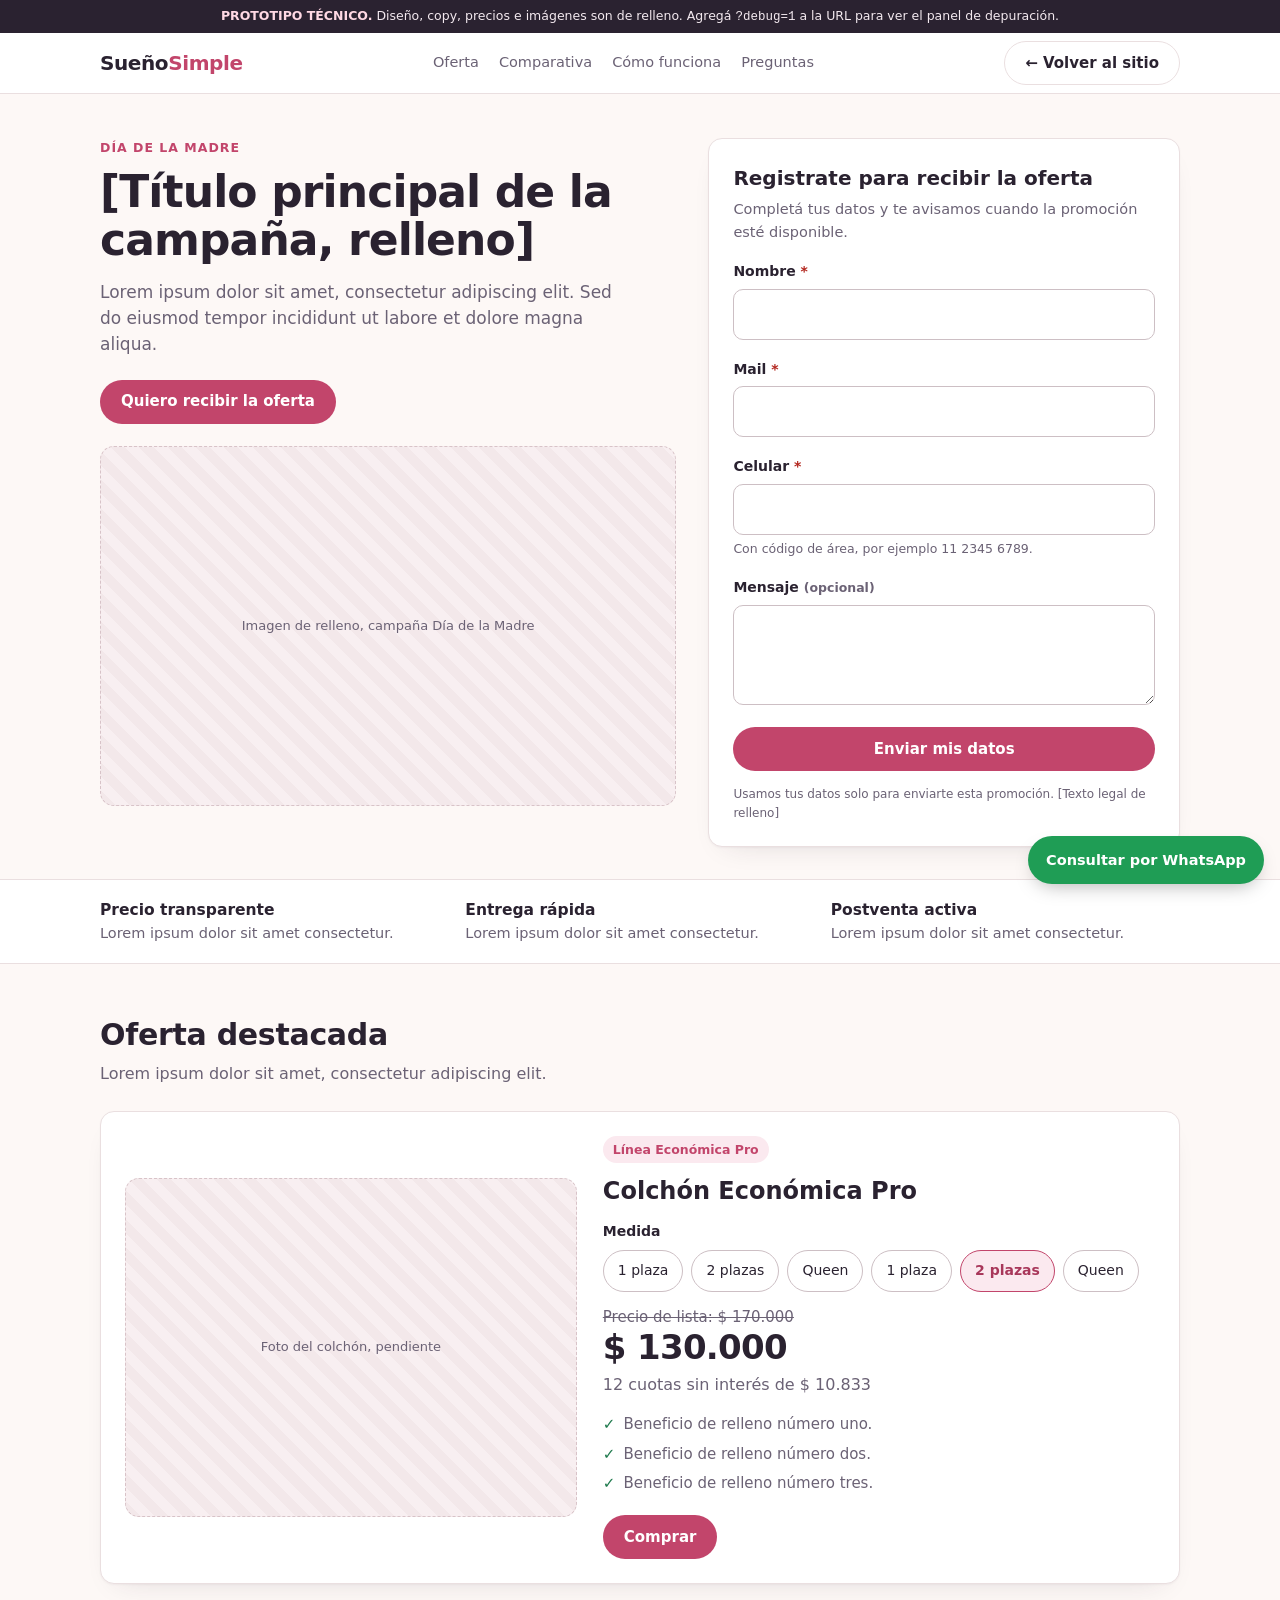
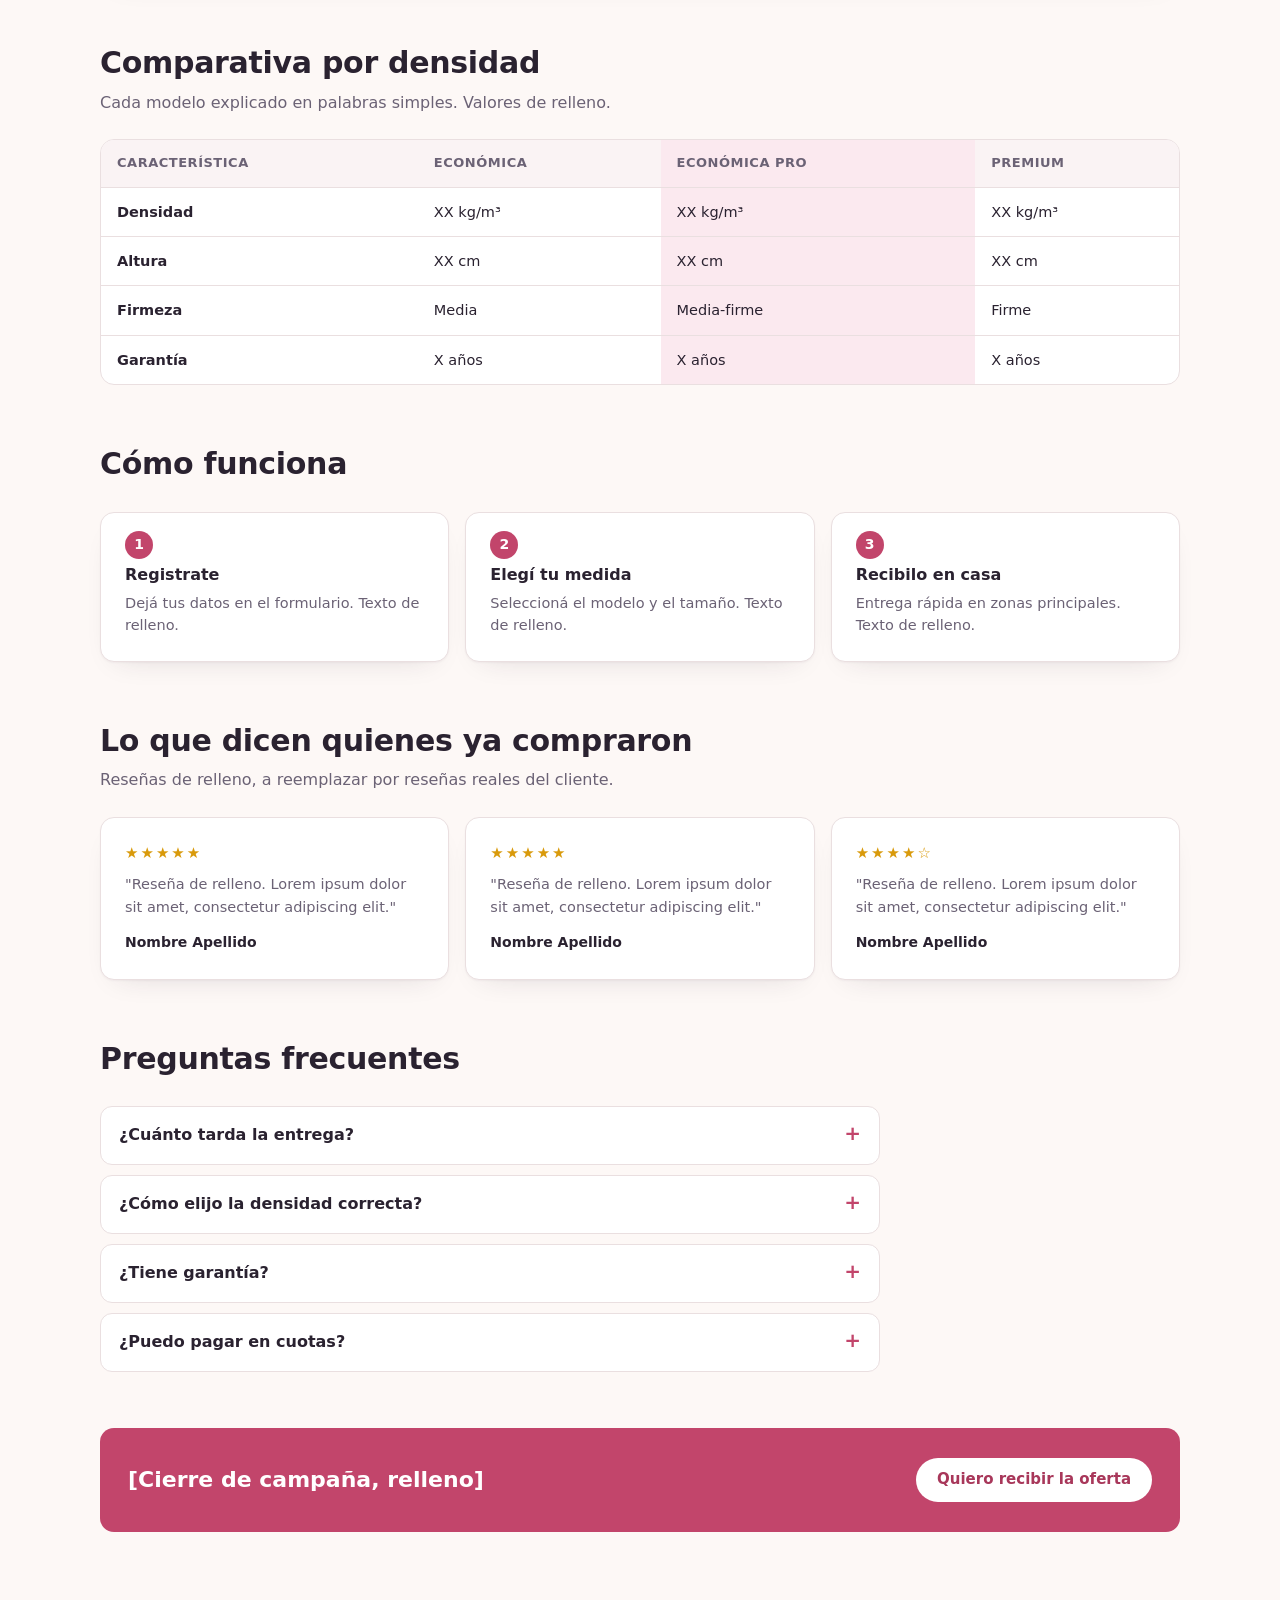
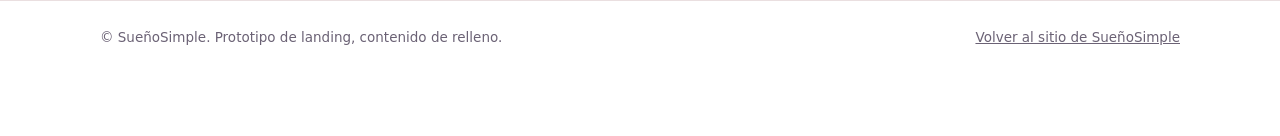
<file: suenosimple/dia-de-la-madre.html>
<!DOCTYPE html>
<!-- saved from url=(0116) -->
<html lang="es"><head><meta http-equiv="Content-Type" content="text/html; charset=UTF-8">

<meta name="viewport" content="width=device-width, initial-scale=1">
<meta name="description" content="Prototipo técnico de la landing de Día de la Madre de SueñoSimple.">
<title>Prototipo, Landing Día de la Madre | SueñoSimple</title>
<style>
  :root{
    --bg:#fdf8f6; --surface:#ffffff; --ink:#2a2230; --ink-dim:#6b6275;
    --line:#eadfe0; --accent:#c2456b; --accent-dark:#a8375a; --accent-ink:#ffffff; --accent-soft:#fbe9ef;
    --ok:#1f7a4d; --ok-soft:#e6f4ec; --err:#b3261e; --err-soft:#fdeceb; --warn-soft:#fff6e0;
    --radius:14px;
  }
  *{ box-sizing:border-box; margin:0; padding:0; }
  html{ scroll-behavior:smooth; scroll-padding-top:76px; }
  body{ font-family:system-ui,-apple-system,"Segoe UI",Roboto,Arial,sans-serif; background:var(--bg); color:var(--ink); line-height:1.55; -webkit-font-smoothing:antialiased; }
  a{ color:inherit; }
  img,svg{ max-width:100%; display:block; }
  .wrap{ width:min(1080px,100% - 32px); margin-inline:auto; }
  :focus-visible{ outline:3px solid #7a5af8; outline-offset:2px; border-radius:6px; }
  .skip{ position:absolute; left:-9999px; top:8px; background:#fff; padding:10px 14px; border-radius:8px; z-index:100; }
  .skip:focus{ left:8px; }

  .proto-bar{ background:#2a2230; color:#f3e9ef; font-size:12.5px; text-align:center; padding:6px 12px; }
  .proto-bar b{ color:#ffd9e4; }

  header.top{ position:sticky; top:0; z-index:50; background:rgba(255,255,255,.94); backdrop-filter:saturate(1.4) blur(6px); border-bottom:1px solid var(--line); }
  .top-in{ display:flex; align-items:center; justify-content:space-between; gap:14px; min-height:60px; }
  .logo{ font-weight:800; letter-spacing:-.02em; font-size:20px; text-decoration:none; }
  .logo span{ color:var(--accent); }
  nav.main{ display:flex; gap:20px; font-size:14.5px; }
  nav.main a{ text-decoration:none; color:var(--ink-dim); padding:6px 0; border-bottom:2px solid transparent; }
  nav.main a:hover{ color:var(--ink); border-color:var(--accent); }

  .btn{ display:inline-flex; align-items:center; justify-content:center; gap:8px; font-family:inherit; font-weight:600; font-size:15px; line-height:1; padding:13px 20px; border-radius:999px; border:1px solid transparent; cursor:pointer; text-decoration:none; min-height:44px; transition:background .15s, border-color .15s, transform .05s; }
  .btn:active{ transform:translateY(1px); }
  .btn-primary{ background:var(--accent); color:var(--accent-ink); }
  .btn-primary:hover{ background:var(--accent-dark); }
  .btn-primary[disabled]{ opacity:.65; cursor:progress; }
  .btn-ghost{ background:transparent; border-color:var(--line); color:var(--ink); }
  .btn-ghost:hover{ border-color:var(--ink-dim); }
  .btn-block{ width:100%; }

  .hero{ padding:44px 0 32px; }
  .hero-grid{ display:grid; grid-template-columns:1.1fr .9fr; gap:32px; align-items:start; }
  .eyebrow{ font-size:12.5px; font-weight:700; letter-spacing:.08em; text-transform:uppercase; color:var(--accent); margin-bottom:10px; }
  h1{ font-size:clamp(28px,5vw,44px); line-height:1.1; letter-spacing:-.02em; margin-bottom:14px; }
  .lede{ color:var(--ink-dim); font-size:17px; max-width:48ch; margin-bottom:22px; }
  .ph{ display:grid; place-items:center; text-align:center; color:var(--ink-dim); font-size:13px; background:repeating-linear-gradient(45deg,#f3e8ea,#f3e8ea 10px,#f8eff1 10px,#f8eff1 20px); border:1px dashed #d8c3c8; border-radius:var(--radius); padding:12px; }
  .ph-hero{ aspect-ratio:16/10; margin-top:22px; }

  .card{ background:var(--surface); border:1px solid var(--line); border-radius:var(--radius); padding:24px; box-shadow:0 1px 2px rgba(42,34,48,.04), 0 12px 28px -18px rgba(42,34,48,.18); }
  .card h2{ font-size:20px; margin-bottom:4px; }
  .card .sub{ color:var(--ink-dim); font-size:14.5px; margin-bottom:18px; }

  form{ display:grid; gap:14px; }
  .field label{ display:block; font-weight:600; font-size:14px; margin-bottom:6px; }
  .field label i{ color:var(--err); font-style:normal; }
  .field input[type=text],.field input[type=email],.field input[type=tel],.field textarea{ width:100%; font:inherit; font-size:16px; padding:12px 14px; border:1px solid #cdbfc4; border-radius:10px; background:#fff; color:var(--ink); min-height:46px; }
  .field textarea{ resize:vertical; min-height:92px; }
  .field input:focus,.field textarea:focus{ border-color:var(--accent); outline:none; box-shadow:0 0 0 3px var(--accent-soft); }
  .field.invalid input{ border-color:var(--err); background:var(--err-soft); }
  .msg-err{ color:var(--err); font-size:13px; margin-top:5px; }
  .hint{ color:var(--ink-dim); font-size:12.5px; margin-top:4px; }
  .hp{ position:absolute; left:-9999px; width:1px; height:1px; overflow:hidden; }
  .legal{ color:var(--ink-dim); font-size:12px; }

  .status{ border-radius:10px; padding:12px 14px; font-size:14.5px; display:none; }
  .status.show{ display:block; }
  .status.err{ background:var(--err-soft); color:var(--err); border:1px solid #f3c3bf; }
  .success-box{ display:none; text-align:center; padding:10px 4px; }
  .success-box.show{ display:block; }
  .success-box .tick{ width:52px; height:52px; border-radius:50%; background:var(--ok-soft); color:var(--ok); display:grid; place-items:center; margin:0 auto 12px; font-size:26px; font-weight:700; }
  .success-box h3{ font-size:19px; margin-bottom:6px; }
  .success-box p{ color:var(--ink-dim); font-size:15px; }

  .strip{ background:var(--surface); border-block:1px solid var(--line); }
  .strip-in{ display:grid; grid-template-columns:repeat(3,1fr); gap:16px; padding:18px 0; }
  .strip-in div{ font-size:14.5px; color:var(--ink-dim); }
  .strip-in b{ display:block; color:var(--ink); font-size:15.5px; }

  section.block{ padding:48px 0; }
  .sec-head{ margin-bottom:24px; }
  .sec-head h2{ font-size:clamp(22px,3.4vw,30px); letter-spacing:-.01em; }
  .sec-head p{ color:var(--ink-dim); max-width:56ch; margin-top:4px; }

  .product{ display:grid; grid-template-columns:.9fr 1.1fr; gap:26px; align-items:center; }
  .ph-prod{ aspect-ratio:4/3; }
  .badge{ display:inline-block; background:var(--accent-soft); color:var(--accent); font-weight:700; font-size:12.5px; padding:4px 10px; border-radius:999px; margin-bottom:10px; }
  .product h3{ font-size:24px; margin-bottom:10px; }
  .sizes{ border:0; display:flex; flex-wrap:wrap; gap:8px; margin-bottom:14px; }
  .sizes legend{ font-weight:600; font-size:14px; margin-bottom:8px; }
  .size-opt input{ position:absolute; opacity:0; pointer-events:none; }
  .size-opt span{ display:inline-block; padding:9px 14px; border:1px solid #cdbfc4; border-radius:999px; font-size:14px; cursor:pointer; background:#fff; }
  .size-opt input:checked + span{ background:var(--accent-soft); border-color:var(--accent); color:var(--accent-dark); font-weight:600; }
  .size-opt input:focus-visible + span{ outline:3px solid #7a5af8; outline-offset:2px; }
  .price-old{ color:var(--ink-dim); text-decoration:line-through; font-size:15px; }
  .price{ font-size:34px; font-weight:800; letter-spacing:-.02em; line-height:1.1; }
  .cuotas{ color:var(--ink-dim); margin:6px 0 16px; }
  .bullets{ list-style:none; display:grid; gap:6px; margin-bottom:20px; color:var(--ink-dim); font-size:15px; }
  .bullets li::before{ content:"\2713"; color:var(--ok); font-weight:700; margin-right:8px; }

  .table-wrap{ overflow-x:auto; border:1px solid var(--line); border-radius:var(--radius); background:var(--surface); }
  table.cmp{ width:100%; border-collapse:collapse; min-width:560px; font-size:14.5px; }
  table.cmp th,table.cmp td{ padding:13px 16px; text-align:left; border-bottom:1px solid var(--line); }
  table.cmp thead th{ font-size:13px; text-transform:uppercase; letter-spacing:.04em; color:var(--ink-dim); background:#faf3f4; }
  table.cmp th.hl,table.cmp td.hl{ background:var(--accent-soft); }
  table.cmp tbody tr:last-child td,table.cmp tbody tr:last-child th{ border-bottom:0; }
  table.cmp tbody th{ font-weight:600; }

  .steps{ display:grid; grid-template-columns:repeat(3,1fr); gap:16px; counter-reset:s; }
  .step{ position:relative; padding-top:50px; }
  .step::before{ counter-increment:s; content:counter(s); position:absolute; top:18px; left:24px; width:28px; height:28px; border-radius:50%; background:var(--accent); color:#fff; display:grid; place-items:center; font-weight:700; font-size:14px; }
  .step h3{ font-size:16px; margin-bottom:4px; }
  .step p{ color:var(--ink-dim); font-size:14.5px; }

  .reviews{ display:grid; grid-template-columns:repeat(3,1fr); gap:16px; }
  .review p{ color:var(--ink-dim); font-size:14.5px; margin-bottom:12px; }
  .review b{ font-size:14px; }
  .stars{ color:#d99a0b; letter-spacing:2px; margin-bottom:8px; font-size:15px; }

  .faq{ display:grid; gap:10px; max-width:780px; }
  .faq details{ background:var(--surface); border:1px solid var(--line); border-radius:12px; padding:0 18px; }
  .faq summary{ cursor:pointer; font-weight:600; padding:16px 0; list-style:none; display:flex; justify-content:space-between; gap:12px; }
  .faq summary::-webkit-details-marker{ display:none; }
  .faq summary::after{ content:"+"; font-size:20px; color:var(--accent); line-height:1; }
  .faq details[open] summary::after{ content:"\2212"; }
  .faq details p{ color:var(--ink-dim); padding:0 0 16px; font-size:15px; }

  .cta-band{ background:var(--accent); color:#fff; border-radius:var(--radius); padding:30px 28px; display:flex; flex-wrap:wrap; gap:16px; align-items:center; justify-content:space-between; }
  .cta-band h2{ font-size:22px; }
  .cta-band .btn{ background:#fff; color:var(--accent-dark); }

  footer{ border-top:1px solid var(--line); background:var(--surface); padding:26px 0 90px; margin-top:20px; color:var(--ink-dim); font-size:13.5px; }
  .foot-in{ display:flex; flex-wrap:wrap; gap:12px 28px; justify-content:space-between; align-items:center; }

  .wa{ position:fixed; right:16px; bottom:16px; z-index:60; background:#1f9d55; color:#fff; border-radius:999px; padding:13px 18px; font-weight:600; text-decoration:none; box-shadow:0 8px 20px -8px rgba(0,0,0,.35); font-size:14.5px; }
  .wa:hover{ background:#188044; }
  .sticky-cta{ display:none; }

  .view-compra{ padding:48px 0; }
  .compra-card{ max-width:640px; margin-inline:auto; text-align:center; }
  .compra-card h2{ font-size:24px; margin-bottom:8px; }
  .compra-card p{ color:var(--ink-dim); margin-bottom:14px; }
  .resumen{ text-align:left; background:#faf3f4; border:1px solid var(--line); border-radius:10px; padding:12px 16px; margin-bottom:16px; font-size:14.5px; }
  .resumen div{ display:flex; justify-content:space-between; gap:12px; padding:3px 0; }
  .track-log{ text-align:left; font:12.5px/1.5 ui-monospace,Consolas,monospace; background:#f6eff1; border:1px solid var(--line); border-radius:10px; padding:12px 14px; margin:0 0 20px; max-height:150px; overflow:auto; white-space:pre-wrap; }
  .actions{ display:flex; flex-wrap:wrap; gap:10px; justify-content:center; }

  #dbg{ position:fixed; left:12px; bottom:12px; z-index:90; width:min(420px,calc(100% - 24px)); max-height:55vh; overflow:auto; background:#15121a; color:#e9e3ee; border-radius:12px; font:12px/1.5 ui-monospace,Consolas,monospace; padding:12px 14px; box-shadow:0 12px 30px -10px rgba(0,0,0,.5); }
  #dbg h4{ font:600 12px/1 system-ui,sans-serif; text-transform:uppercase; letter-spacing:.06em; color:#ffb6cb; margin:10px 0 6px; }
  #dbg h4:first-child{ margin-top:0; }
  #dbg pre{ white-space:pre-wrap; word-break:break-word; }

  [hidden]{ display:none !important; }

  @media (max-width:820px){
    nav.main{ display:none; }
    .hero-grid,.product{ grid-template-columns:1fr; }
    .strip-in,.steps,.reviews{ grid-template-columns:1fr; }
    .hero{ padding-top:28px; }
    .sticky-cta{ display:block; position:fixed; left:0; right:0; bottom:0; z-index:55; padding:10px 14px; background:rgba(255,255,255,.96); border-top:1px solid var(--line); }
    .wa{ bottom:76px; }
  }
  @media (prefers-reduced-motion:reduce){ *{ transition:none !important; scroll-behavior:auto !important; } }
</style>
</head>
<body>

<a class="skip" href="#contenido">Saltar al contenido</a>
<div class="proto-bar" role="note"><b>PROTOTIPO TÉCNICO.</b> Diseño, copy, precios e imágenes son de relleno. Agregá <code>?debug=1</code> a la URL para ver el panel de depuración.</div>

<div id="view-landing">
  <header class="top">
    <div class="wrap top-in">
      <a class="logo" href="#view-landing" aria-label="SueñoSimple, inicio">Sueño<span>Simple</span></a>
      <nav class="main" aria-label="Secciones">
        <a href="#oferta">Oferta</a>
        <a href="#comparativa">Comparativa</a>
        <a href="#como-funciona">Cómo funciona</a>
        <a href="#preguntas">Preguntas</a>
      </nav>
      <a class="btn btn-ghost" id="btn-volver-sitio" href="https://example.com/suenosimple" rel="noopener">← Volver al sitio</a>
    </div>
  </header>

  <main id="contenido">
    <section class="hero" data-section="hero">
      <div class="wrap hero-grid">
        <div>
          <p class="eyebrow">Día de la Madre</p>
          <h1>[Título principal de la campaña, relleno]</h1>
          <p class="lede">Lorem ipsum dolor sit amet, consectetur adipiscing elit. Sed do eiusmod tempor incididunt ut labore et dolore magna aliqua.</p>
          <a class="btn btn-primary" href="#registro" id="cta-hero">Quiero recibir la oferta</a>
          <div class="ph ph-hero" role="img" aria-label="Imagen de relleno de la campaña">Imagen de relleno, campaña Día de la Madre</div>
        </div>

        <aside class="card" id="registro" aria-labelledby="form-title">
          <h2 id="form-title">Registrate para recibir la oferta</h2>
          <p class="sub">Completá tus datos y te avisamos cuando la promoción esté disponible.</p>

          <form id="lead-form" novalidate="">
            <div class="field" data-field="name">
              <label for="f-name">Nombre <i aria-hidden="true">*</i></label>
              <input id="f-name" name="name" type="text" autocomplete="name" required="" aria-describedby="e-name" maxlength="80">
              <p class="msg-err" id="e-name" aria-live="polite"></p>
            </div>
            <div class="field" data-field="email">
              <label for="f-email">Mail <i aria-hidden="true">*</i></label>
              <input id="f-email" name="email" type="email" inputmode="email" autocomplete="email" required="" aria-describedby="e-email" maxlength="120">
              <p class="msg-err" id="e-email" aria-live="polite"></p>
            </div>
            <div class="field" data-field="phone">
              <label for="f-phone">Celular <i aria-hidden="true">*</i></label>
              <input id="f-phone" name="phone" type="tel" inputmode="tel" autocomplete="tel" required="" aria-describedby="h-phone e-phone" maxlength="24">
              <p class="hint" id="h-phone">Con código de área, por ejemplo 11 2345 6789.</p>
              <p class="msg-err" id="e-phone" aria-live="polite"></p>
            </div>
            <div class="field" data-field="message">
              <label for="f-message">Mensaje <span class="hint">(opcional)</span></label>
              <textarea id="f-message" name="message" rows="3" maxlength="500" autocomplete="off"></textarea>
            </div>
            <div class="hp" aria-hidden="true"><label>No completar este campo<input type="text" name="website" tabindex="-1" autocomplete="off"></label></div>

            <div class="status" id="form-status" role="status" aria-live="polite"></div>
            <button class="btn btn-primary btn-block" type="submit" id="btn-enviar">Enviar mis datos</button>
            <p class="legal">Usamos tus datos solo para enviarte esta promoción. [Texto legal de relleno]</p>
          </form>

          <div class="success-box" id="success-box" role="status" aria-live="polite">
            <div class="tick" aria-hidden="true">✓</div>
            <h3>Recibimos tus datos</h3>
            <p id="success-text">Gracias. Te vamos a contactar con la oferta.</p>
          </div>
        </aside>
      </div>
    </section>

    <div class="strip" data-section="beneficios">
      <div class="wrap strip-in">
        <div><b>Precio transparente</b>Lorem ipsum dolor sit amet consectetur.</div>
        <div><b>Entrega rápida</b>Lorem ipsum dolor sit amet consectetur.</div>
        <div><b>Postventa activa</b>Lorem ipsum dolor sit amet consectetur.</div>
      </div>
    </div>

    <section class="block" id="oferta" data-section="oferta" aria-labelledby="oferta-title">
      <div class="wrap">
        <div class="sec-head">
          <h2 id="oferta-title">Oferta destacada</h2>
          <p>Lorem ipsum dolor sit amet, consectetur adipiscing elit.</p>
        </div>
        <article class="card product">
          <div class="ph ph-prod" role="img" aria-label="Imagen de relleno del colchón">Foto del colchón, pendiente</div>
          <div>
            <span class="badge">Línea Económica Pro</span>
            <h3>Colchón Económica Pro</h3>
            <fieldset class="sizes" id="sizes">
              <legend>Medida</legend>
            <label class="size-opt"><input type="radio" name="size" value="1p"><span>1 plaza</span></label><label class="size-opt"><input type="radio" name="size" value="2p"><span>2 plazas</span></label><label class="size-opt"><input type="radio" name="size" value="qn"><span>Queen</span></label></fieldset>
            <p class="price-old" id="price-old">Precio de lista: $ 170.000</p>
            <p class="price" id="price-main" aria-live="polite">$ 130.000</p>
            <p class="cuotas" id="price-cuotas">12 cuotas sin interés de $ 10.833</p>
            <ul class="bullets">
              <li>Beneficio de relleno número uno.</li>
              <li>Beneficio de relleno número dos.</li>
              <li>Beneficio de relleno número tres.</li>
            </ul>
            <button class="btn btn-primary" type="button" id="btn-comprar">Comprar</button>
          </div>
        </article>
      </div>
    </section>

    <section class="block" id="comparativa" data-section="comparativa" aria-labelledby="cmp-title" style="padding-top:8px">
      <div class="wrap">
        <div class="sec-head">
          <h2 id="cmp-title">Comparativa por densidad</h2>
          <p>Cada modelo explicado en palabras simples. Valores de relleno.</p>
        </div>
        <div class="table-wrap">
          <table class="cmp">
            <caption class="hp">Comparativa de modelos de colchón</caption>
            <thead><tr><th scope="col">Característica</th><th scope="col">Económica</th><th scope="col" class="hl">Económica Pro</th><th scope="col">Premium</th></tr></thead>
            <tbody>
              <tr><th scope="row">Densidad</th><td>XX kg/m³</td><td class="hl">XX kg/m³</td><td>XX kg/m³</td></tr>
              <tr><th scope="row">Altura</th><td>XX cm</td><td class="hl">XX cm</td><td>XX cm</td></tr>
              <tr><th scope="row">Firmeza</th><td>Media</td><td class="hl">Media-firme</td><td>Firme</td></tr>
              <tr><th scope="row">Garantía</th><td>X años</td><td class="hl">X años</td><td>X años</td></tr>
            </tbody>
          </table>
        </div>
      </div>
    </section>

    <section class="block" id="como-funciona" data-section="como-funciona" aria-labelledby="how-title" style="padding-top:8px">
      <div class="wrap">
        <div class="sec-head"><h2 id="how-title">Cómo funciona</h2></div>
        <div class="steps">
          <div class="card step"><h3>Registrate</h3><p>Dejá tus datos en el formulario. Texto de relleno.</p></div>
          <div class="card step"><h3>Elegí tu medida</h3><p>Seleccioná el modelo y el tamaño. Texto de relleno.</p></div>
          <div class="card step"><h3>Recibilo en casa</h3><p>Entrega rápida en zonas principales. Texto de relleno.</p></div>
        </div>
      </div>
    </section>

    <section class="block" data-section="reseñas" aria-labelledby="rev-title" style="padding-top:8px">
      <div class="wrap">
        <div class="sec-head"><h2 id="rev-title">Lo que dicen quienes ya compraron</h2><p>Reseñas de relleno, a reemplazar por reseñas reales del cliente.</p></div>
        <div class="reviews">
          <div class="card review"><div class="stars" aria-label="5 de 5 estrellas">★★★★★</div><p>"Reseña de relleno. Lorem ipsum dolor sit amet, consectetur adipiscing elit."</p><b>Nombre Apellido</b></div>
          <div class="card review"><div class="stars" aria-label="5 de 5 estrellas">★★★★★</div><p>"Reseña de relleno. Lorem ipsum dolor sit amet, consectetur adipiscing elit."</p><b>Nombre Apellido</b></div>
          <div class="card review"><div class="stars" aria-label="4 de 5 estrellas">★★★★☆</div><p>"Reseña de relleno. Lorem ipsum dolor sit amet, consectetur adipiscing elit."</p><b>Nombre Apellido</b></div>
        </div>
      </div>
    </section>

    <section class="block" id="preguntas" data-section="preguntas" aria-labelledby="faq-title" style="padding-top:8px">
      <div class="wrap">
        <div class="sec-head"><h2 id="faq-title">Preguntas frecuentes</h2></div>
        <div class="faq" id="faq">
          <details><summary>¿Cuánto tarda la entrega?</summary><p>Respuesta de relleno. Lorem ipsum dolor sit amet, consectetur adipiscing elit.</p></details>
          <details><summary>¿Cómo elijo la densidad correcta?</summary><p>Respuesta de relleno. Lorem ipsum dolor sit amet, consectetur adipiscing elit.</p></details>
          <details><summary>¿Tiene garantía?</summary><p>Respuesta de relleno. Lorem ipsum dolor sit amet, consectetur adipiscing elit.</p></details>
          <details><summary>¿Puedo pagar en cuotas?</summary><p>Respuesta de relleno. Lorem ipsum dolor sit amet, consectetur adipiscing elit.</p></details>
        </div>
      </div>
    </section>

    <section class="block" style="padding-top:8px">
      <div class="wrap">
        <div class="cta-band">
          <h2>[Cierre de campaña, relleno]</h2>
          <a class="btn" href="#registro" id="cta-final">Quiero recibir la oferta</a>
        </div>
      </div>
    </section>
  </main>

  <footer>
    <div class="wrap foot-in">
      <span>© SueñoSimple. Prototipo de landing, contenido de relleno.</span>
      <a href="https://example.com/suenosimple" id="btn-volver-sitio-2">Volver al sitio de SueñoSimple</a>
    </div>
  </footer>

  <a class="wa" id="wa" href="https://wa.me/5491100000000?text=Hola%2C%20quiero%20consultar%20por%20la%20promoci%C3%B3n%20de%20D%C3%ADa%20de%20la%20Madre." target="_blank" rel="noopener">Consultar por WhatsApp</a>
  <div class="sticky-cta"><a class="btn btn-primary btn-block" href="#registro" id="cta-sticky">Quiero recibir la oferta</a></div>
</div>

<div class="view-compra" id="view-compra" hidden="">
  <div class="wrap">
    <div class="card compra-card">
      <h2>Página de prueba de compra</h2>
      <p>El clic en "Comprar" funcionó y quedó registrado. Esta pantalla reemplaza al checkout real mientras se valida el prototipo.</p>
      <div class="resumen" id="resumen"></div>
      <pre class="track-log" id="track-log" aria-label="Eventos registrados"></pre>
      <div class="actions">
        <button class="btn btn-ghost" type="button" id="btn-volver-landing">← Volver a la landing</button>
        <a class="btn btn-ghost" href="https://example.com/suenosimple" id="btn-volver-sitio-3">Ir al sitio de SueñoSimple</a>
      </div>
    </div>
  </div>
</div>

<aside id="dbg" hidden="" aria-label="Panel de depuración"></aside>

<script>
(function(){
  'use strict';

  var CONFIG = {
    SITE_URL: 'index.html',
    CRM_API: 'http://localhost:3000',
    LEADS_PATH: '/api/landings/1/leads',
    TRACK_PATH: '',
    LANDING_ID: 1,
    WHATSAPP: '5491100000000',
    TIMEOUT_MS: 8000,
    CUOTAS: 12,
    SIZES: [
      { id:'1p',  label:'1 plaza',  list:130000, price:100000 },
      { id:'2p',  label:'2 plazas', list:170000, price:130000 },
      { id:'qn',  label:'Queen',    list:210000, price:160000 }
    ]
  };

  var params = new URLSearchParams(location.search);
  var DEMO = params.get('demo') === '1';
  var DEBUG = params.get('debug') === '1';

  var $ = function(s, r){ return (r||document).querySelector(s); };
  var $$ = function(s, r){ return Array.prototype.slice.call((r||document).querySelectorAll(s)); };
  var form = $('#lead-form'), statusEl = $('#form-status'), btn = $('#btn-enviar');
  var viewLanding = $('#view-landing'), viewCompra = $('#view-compra');
  var sending = false, formStarted = false;
  var lastRequest = null;
  var money = new Intl.NumberFormat('es-AR', { maximumFractionDigits:0 });
  var selected = CONFIG.SIZES[1];

  ['#btn-volver-sitio','#btn-volver-sitio-2','#btn-volver-sitio-3'].forEach(function(sel){
    var a = $(sel); if(a){ a.setAttribute('href', CONFIG.SITE_URL); a.addEventListener('click', function(){ track('back_to_site'); }); }
  });
  $('#wa').setAttribute('href', 'https://wa.me/' + CONFIG.WHATSAPP + '?text=' + encodeURIComponent('Hola, quiero consultar por la promoción de Día de la Madre.'));
  $('#wa').addEventListener('click', function(){ track('whatsapp_click'); });

  // ---------- tracking ----------
  var KEY = 'ss_dm_events';
  var memory = [];
  function readEvents(){ try{ return JSON.parse(localStorage.getItem(KEY)||'[]'); }catch(e){ return memory; } }
  function track(name, data){
    var evt = {
      event:name, landing:CONFIG.LANDING_ID, at:new Date().toISOString(), data:data||{},
      page:{ utm_source:params.get('utm_source')||'', utm_medium:params.get('utm_medium')||'', utm_campaign:params.get('utm_campaign')||'', referrer:document.referrer||'' }
    };
    memory.push(evt);
    try{ var all = JSON.parse(localStorage.getItem(KEY)||'[]'); all.push(evt); localStorage.setItem(KEY, JSON.stringify(all.slice(-100))); }catch(e){}
    window.dispatchEvent(new CustomEvent('ss:track', { detail:evt }));
    if(CONFIG.TRACK_PATH && !DEMO){
      var body = JSON.stringify(evt);
      try{
        if(navigator.sendBeacon){ navigator.sendBeacon(CONFIG.CRM_API + CONFIG.TRACK_PATH, new Blob([body], { type:'application/json' })); }
        else{ fetch(CONFIG.CRM_API + CONFIG.TRACK_PATH, { method:'POST', headers:{ 'Content-Type':'application/json' }, body:body, keepalive:true }).catch(function(){}); }
      }catch(e){}
    }
    renderDebug();
    return evt;
  }

  // ---------- precios ----------
  function renderSizes(){
    var box = $('#sizes');
    CONFIG.SIZES.forEach(function(s){
      var l = document.createElement('label'); l.className = 'size-opt';
      var i = document.createElement('input'); i.type = 'radio'; i.name = 'size'; i.value = s.id; i.checked = (s.id === selected.id);
      var sp = document.createElement('span'); sp.textContent = s.label;
      l.appendChild(i); l.appendChild(sp); box.appendChild(l);
      i.addEventListener('change', function(){ selected = s; renderPrice(); track('size_selected', { size:s.id }); });
    });
  }
  function renderPrice(){
    $('#price-old').textContent = 'Precio de lista: $ ' + money.format(selected.list);
    $('#price-main').textContent = '$ ' + money.format(selected.price);
    $('#price-cuotas').textContent = CONFIG.CUOTAS + ' cuotas sin interés de $ ' + money.format(Math.round(selected.price / CONFIG.CUOTAS));
  }
  renderSizes(); renderPrice();

  // ---------- validación ----------
  var RULES = {
    name: function(v){
      v = v.trim();
      if(!v) return 'Ingresá tu nombre.';
      if(v.length < 2) return 'El nombre es demasiado corto.';
      if(!/^[\p{L}\p{M}][\p{L}\p{M}\s'.-]*$/u.test(v)) return 'El nombre solo puede tener letras.';
      return '';
    },
    email: function(v){
      v = v.trim();
      if(!v) return 'Ingresá tu mail.';
      if(!/^[^\s@]+@[^\s@]+\.[^\s@]{2,}$/.test(v)) return 'El mail no tiene un formato válido, por ejemplo nombre@dominio.com.';
      return '';
    },
    phone: function(v){
      v = v.trim();
      if(!v) return 'Ingresá tu celular.';
      if(!/^[\d\s()+-]+$/.test(v)) return 'El celular solo puede tener números, espacios, + y guiones.';
      var digits = v.replace(/\D/g,'');
      if(digits.length < 8 || digits.length > 15) return 'El celular debe tener entre 8 y 15 dígitos.';
      return '';
    }
  };
  function setError(field, text){
    var wrap = $('[data-field="'+field+'"]');
    var input = $('input', wrap), err = $('.msg-err', wrap);
    wrap.classList.toggle('invalid', !!text);
    input.setAttribute('aria-invalid', text ? 'true' : 'false');
    err.textContent = text;
  }
  function validateField(field){
    var msg = RULES[field](form.elements[field].value);
    setError(field, msg);
    return !msg;
  }
  function validateAll(){
    var first = null, ok = true;
    ['name','email','phone'].forEach(function(f){
      if(!validateField(f)){ ok = false; if(!first) first = form.elements[f]; }
    });
    if(first) first.focus();
    return ok;
  }
  ['name','email','phone'].forEach(function(f){
    var input = form.elements[f];
    input.addEventListener('focus', function(){ if(!formStarted){ formStarted = true; track('form_start'); } });
    input.addEventListener('blur', function(){ if(input.value !== '' || input.closest('.invalid')) validateField(f); });
    input.addEventListener('input', function(){ if(input.closest('.invalid')) validateField(f); });
  });
  function showStatus(kind, text){ statusEl.className = 'status show ' + kind; statusEl.textContent = text; }
  function clearStatus(){ statusEl.className = 'status'; statusEl.textContent = ''; }

  // ---------- envío a Landing CRM ----------
  function postLead(payload){
    var url = CONFIG.CRM_API + CONFIG.LEADS_PATH;
    lastRequest = { url:url, payload:payload, demo:DEMO, at:new Date().toISOString(), result:'enviando' };
    if(DEMO){
      return new Promise(function(res){ setTimeout(function(){ lastRequest.result = 'simulado ok'; res({ ok:true, demo:true }); }, 450); });
    }
    var ctrl = new AbortController();
    var t = setTimeout(function(){ ctrl.abort(); }, CONFIG.TIMEOUT_MS);
    return fetch(url, {
      method:'POST',
      headers:{ 'Content-Type':'application/json', 'Accept':'application/json' },
      body:JSON.stringify(payload),
      signal:ctrl.signal
    }).then(function(r){
      clearTimeout(t);
      lastRequest.result = 'HTTP ' + r.status;
      if(!r.ok){ var e = new Error('HTTP ' + r.status); e.status = r.status; throw e; }
      return { ok:true };
    }).catch(function(e){
      clearTimeout(t);
      if(!lastRequest.result || lastRequest.result === 'enviando') lastRequest.result = e.name + ': ' + e.message;
      throw e;
    });
  }

  form.addEventListener('submit', function(ev){
    ev.preventDefault();
    if(sending) return;
    clearStatus();
    if(!validateAll()){
      showStatus('err', 'Revisá los campos marcados antes de enviar.');
      track('lead_validation_failed');
      return;
    }
    if(form.elements.website.value){ track('lead_blocked_honeypot'); form.hidden = true; $('#success-box').classList.add('show'); return; }
    var payload = {
      name: form.elements.name.value.trim(),
      email: form.elements.email.value.trim().toLowerCase(),
      phone: form.elements.phone.value.replace(/[^\d+]/g,''),
      message: form.elements.message.value.trim()
    };
    sending = true; btn.disabled = true; btn.textContent = 'Enviando...';
    postLead(payload).then(function(){
      track('lead_submitted', { email:payload.email, demo:DEMO });
      form.hidden = true;
      $('#success-text').textContent = 'Gracias, ' + payload.name.split(/\s+/)[0] + '. Te vamos a contactar con la oferta.';
      $('#success-box').classList.add('show');
    }).catch(function(e){
      var detail = e.name === 'AbortError' ? 'El servidor tardó demasiado en responder.' :
                   (e.status ? 'El servidor respondió con un error (' + e.status + ').' : 'No se pudo conectar con Landing CRM.');
      showStatus('err', 'No pudimos registrar tus datos. ' + detail + ' Probá de nuevo en unos instantes.');
      track('lead_failed', { reason:e.name + ':' + (e.status || e.message) });
    }).then(function(){
      sending = false; btn.disabled = false; btn.textContent = 'Enviar mis datos';
      renderDebug();
    });
  });

  // ---------- compra de prueba ----------
  function showCompra(push){
    viewLanding.hidden = true; viewCompra.hidden = false;
    $('#resumen').innerHTML = '';
    [['Producto','Colchón Económica Pro'],['Medida',selected.label],['Precio','$ ' + money.format(selected.price)],['Cuotas',CONFIG.CUOTAS + ' de $ ' + money.format(Math.round(selected.price / CONFIG.CUOTAS))]].forEach(function(r){
      var d = document.createElement('div'), a = document.createElement('span'), b = document.createElement('b');
      a.textContent = r[0]; b.textContent = r[1]; d.appendChild(a); d.appendChild(b); $('#resumen').appendChild(d);
    });
    $('#track-log').textContent = readEvents().slice(-8).map(function(e){ return e.at + '  ' + e.event; }).join('\n') || 'Sin eventos.';
    window.scrollTo(0,0);
    if(push) history.pushState({ v:'compra' }, '', '#compra-prueba');
  }
  function showLanding(push){
    viewCompra.hidden = true; viewLanding.hidden = false;
    if(push) history.pushState({ v:'landing' }, '', '#');
  }
  $('#btn-comprar').addEventListener('click', function(){
    track('buy_click', { product:'Económica Pro', size:selected.id, price:selected.price });
    showCompra(true);
  });
  $('#btn-volver-landing').addEventListener('click', function(){ showLanding(true); });
  window.addEventListener('popstate', function(){ if(location.hash === '#compra-prueba') showCompra(false); else showLanding(false); });
  if(location.hash === '#compra-prueba') showCompra(false);

  // ---------- eventos de interacción ----------
  ['#cta-hero','#cta-final','#cta-sticky'].forEach(function(sel){
    var a = $(sel); if(a) a.addEventListener('click', function(){ track('cta_click', { id:sel.slice(1) }); });
  });
  $$('#faq details').forEach(function(d){
    d.addEventListener('toggle', function(){ if(d.open) track('faq_open', { q:$('summary', d).textContent }); });
  });
  if('IntersectionObserver' in window){
    var seen = {};
    var io = new IntersectionObserver(function(entries){
      entries.forEach(function(en){
        var s = en.target.getAttribute('data-section');
        if(en.isIntersecting && !seen[s]){ seen[s] = true; track('section_view', { section:s }); }
      });
    }, { threshold:.4 });
    $$('[data-section]').forEach(function(el){ io.observe(el); });
  }

  // ---------- panel de depuración ----------
  function renderDebug(){
    if(!DEBUG) return;
    var box = $('#dbg'); box.hidden = false;
    var ev = readEvents().slice(-8).map(function(e){ return e.at.slice(11,19) + '  ' + e.event + (Object.keys(e.data).length ? ' ' + JSON.stringify(e.data) : ''); }).join('\n') || 'Sin eventos.';
    box.innerHTML = '';
    function add(title, text){
      var h = document.createElement('h4'); h.textContent = title;
      var p = document.createElement('pre'); p.textContent = text;
      box.appendChild(h); box.appendChild(p);
    }
    add('Configuración', JSON.stringify({ CRM_API:CONFIG.CRM_API, LEADS_PATH:CONFIG.LEADS_PATH, TRACK_PATH:CONFIG.TRACK_PATH || '(solo local)', modo: DEMO ? 'demo' : 'real' }, null, 1));
    add('Último envío al CRM', lastRequest ? JSON.stringify(lastRequest, null, 1) : 'Todavía no se envió nada.');
    add('Últimos eventos', ev);
  }

  track('page_view');
  renderDebug();
})();
</script>


</body></html>
</file>
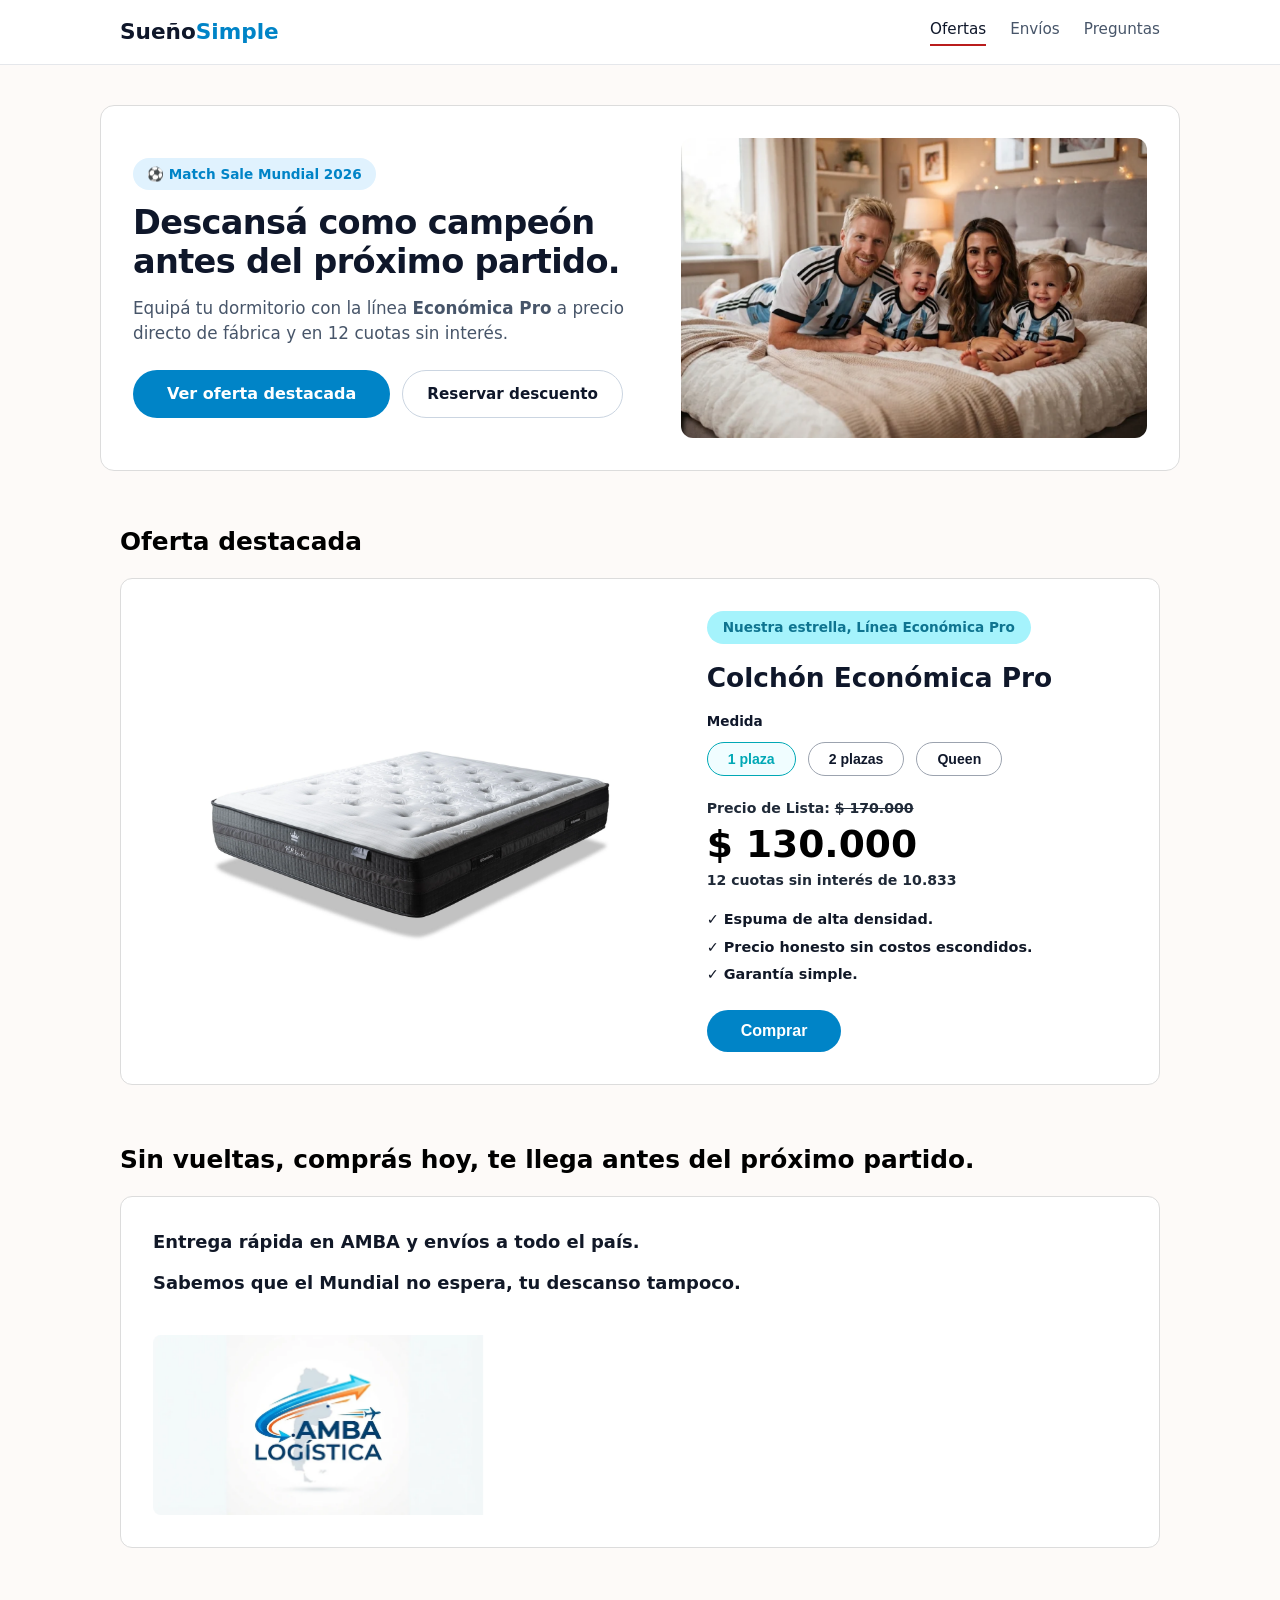
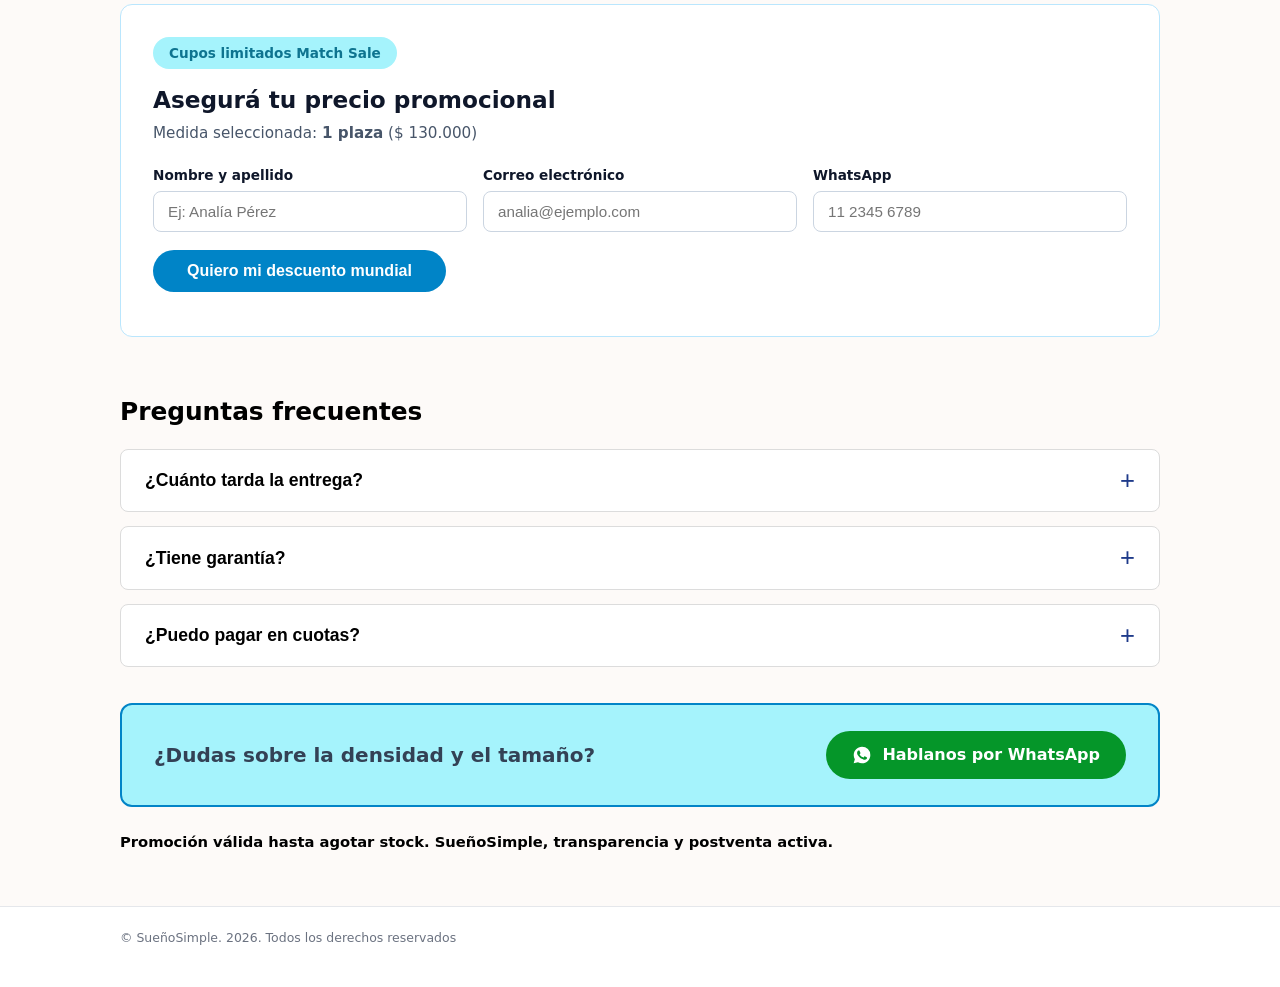
<file: suenosimple/mundial-2026/mundial-2026.html>
<!DOCTYPE html>
<html lang="es">
<head>
  <meta charset="UTF-8" />
  <meta name="viewport" content="width=device-width, initial-scale=1.0" />
  <title>SueñoSimple | Match Sale Mundial 2026</title>
  <link rel="stylesheet" href="mundial-2026.css" />
</head>
<body>
  <!-- Barra superior -->
  <header class="topbar">
    <div class="container topbar-inner">
      <a href="../index.html" class="brand">Sueño<span>Simple</span></a>
      <nav class="nav-links">
        <a href="#oferta" class="active">Ofertas</a>
        <a href="#envios">Envíos</a>
        <a href="#faq">Preguntas</a>
      </nav>
    </div>
  </header>

  <main>
    <!-- Hero principal con imagen 1 -->
    <section class="hero">
      <div class="container hero-grid">
        <div class="hero-copy">
          <span class="badge-mundial">⚽ Match Sale Mundial 2026</span>
          <h1>Descansá como campeón antes del próximo partido.</h1>
          <p>
            Equipá tu dormitorio con la línea <strong>Económica Pro</strong> a precio directo de fábrica y en 12 cuotas sin interés.
          </p>
          <div class="hero-actions">
            <a href="#oferta" class="btn-primary">Ver oferta destacada</a>
            <a href="#reserva" class="btn-outline">Reservar descuento</a>
          </div>
        </div>
        <div class="hero-media">
          <img src="imagenes_mundial_2026/mundial-img-1.png" alt="Familia celebrando el Mundial en la cama" />
        </div>
      </div>
    </section>

    <!-- Sección 1: Oferta destacada (Figma) -->
    <section id="oferta" class="section">
      <div class="container">
        <h2 class="section-title">Oferta destacada</h2>

        <div class="card product-card">
          <div class="product-image">
            <img src="imagenes_mundial_2026/mundial-img-2.png" alt="Colchón Económica Pro SueñoSimple" />
          </div>

          <div class="product-info">
            <span class="pill-tag">Nuestra estrella, Línea Económica Pro</span>
            <h3>Colchón Económica Pro</h3>

            <div class="size-selector">
              <span class="size-label">Medida</span>
              <div class="size-options" id="sizeOptions">
                <button type="button" class="size-btn active" data-size="1 plaza" data-list="170.000" data-price="130.000" data-installment="10.833">
                  1 plaza
                </button>
                <button type="button" class="size-btn" data-size="2 plazas" data-list="215.000" data-price="165.000" data-installment="13.750">
                  2 plazas
                </button>
                <button type="button" class="size-btn" data-size="Queen" data-list="255.000" data-price="195.000" data-installment="16.250">
                  Queen
                </button>
              </div>
            </div>

            <div class="pricing">
              <p class="price-list">Precio de Lista: <span id="priceList">$ 170.000</span></p>
              <p class="price-main">$ <span id="priceMain">130.000</span></p>
              <p class="price-installments">12 cuotas sin interés de <span id="priceInstallment">10.833</span></p>
            </div>

            <ul class="benefits-list">
              <li>✓ Espuma de alta densidad.</li>
              <li>✓ Precio honesto sin costos escondidos.</li>
              <li>✓ Garantía simple.</li>
            </ul>

            <button type="button" id="btnComprar" class="btn-primary btn-comprar">Comprar</button>
          </div>
        </div>
      </div>
    </section>

    <!-- Sección 2: Logística y entrega (Figma) -->
    <section id="envios" class="section">
      <div class="container">
        <h2 class="section-title">Sin vueltas, comprás hoy, te llega antes del próximo partido.</h2>

        <div class="card shipping-card">
          <div class="shipping-copy">
            <p class="shipping-lead">Entrega rápida en AMBA y envíos a todo el país.</p>
            <p class="shipping-sub">Sabemos que el Mundial no espera, tu descanso tampoco.</p>
          </div>
          <div class="shipping-logo">
            <img src="imagenes_mundial_2026/mundial-img-3.png" alt="AMBA Logística" />
          </div>
        </div>
      </div>
    </section>

    <!-- Formulario de captura conectado a Landing CRM -->
    <section id="reserva" class="section">
      <div class="container">
        <div class="card lead-card">
          <div class="lead-header">
            <span class="pill-tag">Cupos limitados Match Sale</span>
            <h2>Asegurá tu precio promocional</h2>
            <p id="selectedSummary">Medida seleccionada: <strong>1 plaza</strong> ($ 130.000)</p>
          </div>

          <form id="leadForm" class="lead-form">
            <div class="form-row">
              <div class="form-group">
                <label for="nombre">Nombre y apellido</label>
                <input type="text" id="nombre" name="nombre" placeholder="Ej: Analía Pérez" required />
              </div>
              <div class="form-group">
                <label for="email">Correo electrónico</label>
                <input type="email" id="email" name="email" placeholder="analia@ejemplo.com" required />
              </div>
              <div class="form-group">
                <label for="whatsapp">WhatsApp</label>
                <input type="tel" id="whatsapp" name="whatsapp" placeholder="11 2345 6789" required />
              </div>
            </div>

            <button type="submit" id="submitBtn" class="btn-primary">Quiero mi descuento mundial</button>
            <p id="formFeedback" class="form-feedback" aria-live="polite"></p>
          </form>
        </div>
      </div>
    </section>

    <!-- Sección 3: Preguntas frecuentes y banner WhatsApp (Figma) -->
    <section id="faq" class="section">
      <div class="container">
        <h2 class="section-title">Preguntas frecuentes</h2>

        <div class="faq-list">
          <div class="faq-item">
            <button type="button" class="faq-question" aria-expanded="false">
              <span>¿Cuánto tarda la entrega?</span>
              <span class="faq-icon">+</span>
            </button>
            <div class="faq-answer">
              <p>En CABA y GBA entregamos en 24 a 48 horas hábiles con AMBA Logística. Al resto del país despachamos dentro de las 48 horas y tarda entre 3 y 6 días hábiles.</p>
            </div>
          </div>

          <div class="faq-item">
            <button type="button" class="faq-question" aria-expanded="false">
              <span>¿Tiene garantía?</span>
              <span class="faq-icon">+</span>
            </button>
            <div class="faq-answer">
              <p>Sí, todos nuestros colchones Económica Pro cuentan con garantía oficial directa de fábrica por 2 años contra deformaciones de espuma.</p>
            </div>
          </div>

          <div class="faq-item">
            <button type="button" class="faq-question" aria-expanded="false">
              <span>¿Puedo pagar en cuotas?</span>
              <span class="faq-icon">+</span>
            </button>
            <div class="faq-answer">
              <p>Sí, podés abonar en hasta 12 cuotas sin interés con tarjetas bancarias adheridas o aprovechar descuento extra por transferencia.</p>
            </div>
          </div>
        </div>

        <!-- Banner WhatsApp -->
        <div class="whatsapp-banner">
          <p>¿Dudas sobre la densidad y el tamaño?</p>
          <a href="https://wa.me/5491100000000?text=Hola%20Sue%C3%B1oSimple,%20tengo%20una%20consulta%20por%20el%20Colch%C3%B3n%20Econ%C3%B3mica%20Pro" target="_blank" rel="noopener" class="btn-whatsapp">
            <svg viewBox="0 0 24 24" width="20" height="20" fill="currentColor" aria-hidden="true">
              <path d="M12.031 2c-5.516 0-9.969 4.453-9.969 9.969 0 1.758.457 3.473 1.328 4.988L2 22l5.184-1.359a9.923 9.923 0 0 0 4.847 1.258h.004c5.515 0 9.969-4.453 9.969-9.969A9.91 9.91 0 0 0 19.082 4.92 9.912 9.912 0 0 0 12.031 2zm5.82 14.273c-.246.691-1.434 1.32-1.984 1.402-.508.074-1.148.105-1.852-.117-.426-.137-.973-.316-1.672-.617-2.941-1.269-4.863-4.234-5.012-4.43-.145-.195-1.195-1.59-1.195-3.035 0-1.445.758-2.156 1.027-2.449.27-.293.586-.367.781-.367.195 0 .391.004.562.012.18.008.422-.07.66.504.246.586.832 2.027.906 2.176.074.145.121.316.023.512-.098.195-.145.316-.293.488-.145.172-.309.383-.441.516-.145.145-.297.305-.129.598.172.293.762 1.258 1.637 2.039 1.125 1.004 2.074 1.316 2.367 1.461.293.145.465.121.637-.074.172-.195.734-.855.93-1.148.195-.293.391-.246.66-.145.27.098 1.711.809 2.004.953.293.148.488.223.562.344.074.125.074.711-.172 1.402z"/>
            </svg>
            Hablanos por WhatsApp
          </a>
        </div>

        <p class="promo-disclaimer">
          Promoción válida hasta agotar stock. SueñoSimple, transparencia y postventa activa.
        </p>
      </div>
    </section>
  </main>

  <footer class="footer">
    <div class="container">
      <p>© SueñoSimple. 2026. Todos los derechos reservados</p>
    </div>
  </footer>

  <script src="mundial-2026.js"></script>
</body>
</html>
</file>
<file: suenosimple/mundial-2026/mundial-2026.css>
:root {
  --bg-page: #fdfaf8;
  --bg-white: #ffffff;
  --border-card: #dcdcdc;
  --text-main: #0f172a;
  --text-muted: #475569;
  --blue-primary: #0084c7;
  --blue-hover: #006ba1;
  --cyan-pill-bg: #a5f3fc;
  --cyan-pill-text: #0e7490;
  --cyan-active: #00a8b5;
  --whatsapp-green: #059629;
  --whatsapp-hover: #047820;
}

* {
  box-sizing: border-box;
  margin: 0;
  padding: 0;
}

html {
  scroll-behavior: smooth;
}

body {
  font-family: system-ui, -apple-system, BlinkMacSystemFont, "Segoe UI", Roboto, sans-serif;
  background-color: var(--bg-page);
  color: var(--text-main);
  line-height: 1.5;
}

.container {
  max-width: 1080px;
  margin: 0 auto;
  padding: 0 20px;
}

/* Topbar */
.topbar {
  background-color: var(--bg-white);
  border-bottom: 1px solid #e5e7eb;
  position: sticky;
  top: 0;
  z-index: 50;
}

.topbar-inner {
  display: flex;
  justify-content: space-between;
  align-items: center;
  height: 64px;
}

.brand {
  font-size: 1.35rem;
  font-weight: 800;
  color: var(--text-main);
  text-decoration: none;
}

.brand span {
  color: var(--blue-primary);
}

.nav-links {
  display: flex;
  gap: 24px;
}

.nav-links a {
  text-decoration: none;
  color: var(--text-muted);
  font-weight: 500;
  font-size: 0.95rem;
  padding-bottom: 4px;
}

.nav-links a.active {
  color: var(--text-main);
  border-bottom: 2px solid #b91c1c;
}

/* Hero */
.hero {
  padding: 40px 0 24px;
}

.hero-grid {
  display: grid;
  grid-template-columns: 1.05fr 0.95fr;
  gap: 32px;
  align-items: center;
  background: var(--bg-white);
  border: 1px solid var(--border-card);
  border-radius: 14px;
  padding: 32px;
}

.badge-mundial {
  display: inline-block;
  background: #e0f2fe;
  color: var(--blue-primary);
  font-weight: 700;
  font-size: 0.85rem;
  padding: 6px 14px;
  border-radius: 999px;
  margin-bottom: 14px;
}

.hero-copy h1 {
  font-size: 2.1rem;
  line-height: 1.15;
  margin-bottom: 14px;
  letter-spacing: -0.02em;
}

.hero-copy p {
  color: var(--text-muted);
  font-size: 1.05rem;
  margin-bottom: 24px;
}

.hero-actions {
  display: flex;
  flex-wrap: wrap;
  gap: 12px;
}

.hero-media img {
  width: 100%;
  height: 300px;
  object-fit: cover;
  border-radius: 12px;
  display: block;
}

/* Secciones y tarjetas base */
.section {
  padding: 28px 0;
}

.section-title {
  font-size: 1.55rem;
  font-weight: 700;
  margin-bottom: 18px;
  color: #000000;
}

.card {
  background-color: var(--bg-white);
  border: 1px solid var(--border-card);
  border-radius: 12px;
  padding: 32px;
}

/* Botón principal */
.btn-primary {
  display: inline-flex;
  align-items: center;
  justify-content: center;
  background-color: var(--blue-primary);
  color: #ffffff;
  font-weight: 600;
  font-size: 1rem;
  padding: 12px 34px;
  border: none;
  border-radius: 999px;
  cursor: pointer;
  text-decoration: none;
  transition: background-color 0.2s ease;
}

.btn-primary:hover {
  background-color: var(--blue-hover);
}

.btn-outline {
  display: inline-flex;
  align-items: center;
  justify-content: center;
  background-color: transparent;
  color: var(--text-main);
  font-weight: 600;
  font-size: 0.95rem;
  padding: 11px 24px;
  border: 1px solid #cbd5e1;
  border-radius: 999px;
  text-decoration: none;
}

/* Oferta destacada */
.product-card {
  display: grid;
  grid-template-columns: 1.1fr 0.9fr;
  gap: 40px;
  align-items: center;
}

.product-image img {
  width: 100%;
  max-width: 460px;
  height: auto;
  display: block;
  margin: 0 auto;
}

.pill-tag {
  display: inline-block;
  background-color: var(--cyan-pill-bg);
  color: var(--cyan-pill-text);
  font-weight: 600;
  font-size: 0.85rem;
  padding: 6px 16px;
  border-radius: 999px;
  margin-bottom: 14px;
}

.product-info h3 {
  font-size: 1.65rem;
  font-weight: 700;
  margin-bottom: 14px;
}

.size-label {
  display: block;
  font-size: 0.85rem;
  font-weight: 700;
  margin-bottom: 10px;
}

.size-options {
  display: flex;
  flex-wrap: wrap;
  gap: 12px;
  margin-bottom: 22px;
}

.size-btn {
  background-color: var(--bg-white);
  border: 1.5px solid #9ca3af;
  color: var(--text-main);
  font-size: 0.88rem;
  font-weight: 600;
  padding: 8px 20px;
  border-radius: 999px;
  cursor: pointer;
  transition: all 0.15s ease;
}

.size-btn.active {
  border-color: var(--cyan-active);
  color: var(--cyan-active);
  background-color: #f0fdff;
}

.pricing {
  margin-bottom: 18px;
}

.price-list {
  font-size: 0.88rem;
  font-weight: 600;
  color: #1f2937;
}

.price-list span {
  text-decoration: line-through;
}

.price-main {
  font-size: 2.35rem;
  font-weight: 800;
  line-height: 1.15;
  margin: 4px 0;
  color: #000000;
}

.price-installments {
  font-size: 0.88rem;
  font-weight: 600;
  color: #1f2937;
}

.benefits-list {
  list-style: none;
  margin-bottom: 24px;
  font-size: 0.9rem;
  font-weight: 600;
  color: #111827;
}

.benefits-list li {
  margin-bottom: 6px;
}

/* Sección Logística */
.shipping-card {
  display: flex;
  flex-direction: column;
  gap: 24px;
}

.shipping-lead,
.shipping-sub {
  font-size: 1.12rem;
  font-weight: 600;
  color: #111827;
  margin-bottom: 14px;
}

.shipping-logo img {
  max-width: 340px;
  width: 100%;
  height: auto;
  border-radius: 8px;
  display: block;
}

/* Formulario CRM */
.lead-card {
  border-color: #bae6fd;
}

.lead-header {
  margin-bottom: 20px;
}

.lead-header h2 {
  font-size: 1.45rem;
  margin-bottom: 4px;
}

.lead-header p {
  color: var(--text-muted);
  font-size: 0.95rem;
}

.form-row {
  display: grid;
  grid-template-columns: repeat(3, 1fr);
  gap: 16px;
  margin-bottom: 18px;
}

.form-group label {
  display: block;
  font-size: 0.85rem;
  font-weight: 600;
  margin-bottom: 6px;
}

.form-group input {
  width: 100%;
  padding: 11px 14px;
  border: 1px solid #cbd5e1;
  border-radius: 8px;
  font-size: 0.95rem;
}

.form-group input:focus {
  outline: none;
  border-color: var(--blue-primary);
}

.form-feedback {
  margin-top: 12px;
  font-size: 0.92rem;
  font-weight: 600;
}

.form-feedback.ok {
  color: #047857;
}

.form-feedback.error {
  color: #b91c1c;
}

/* Preguntas Frecuentes */
.faq-list {
  display: flex;
  flex-direction: column;
  gap: 14px;
  margin-bottom: 36px;
}

.faq-item {
  background-color: var(--bg-white);
  border: 1px solid var(--border-card);
  border-radius: 8px;
  overflow: hidden;
}

.faq-question {
  width: 100%;
  background: none;
  border: none;
  padding: 18px 24px;
  display: flex;
  justify-content: space-between;
  align-items: center;
  font-size: 1.1rem;
  font-weight: 600;
  color: #000000;
  cursor: pointer;
  text-align: left;
}

.faq-icon {
  font-size: 1.6rem;
  font-weight: 400;
  color: #1e3a8a;
  line-height: 1;
}

.faq-answer {
  display: none;
  padding: 0 24px 18px;
  color: var(--text-muted);
  font-size: 0.95rem;
}

.faq-item.open .faq-answer {
  display: block;
}

/* Banner WhatsApp */
.whatsapp-banner {
  background-color: #a5f3fc;
  border: 2px solid #0284c7;
  border-radius: 12px;
  padding: 26px 32px;
  display: flex;
  justify-content: space-between;
  align-items: center;
  gap: 20px;
  margin-bottom: 24px;
}

.whatsapp-banner p {
  font-size: 1.25rem;
  font-weight: 600;
  color: #334155;
}

.btn-whatsapp {
  display: inline-flex;
  align-items: center;
  gap: 10px;
  background-color: var(--whatsapp-green);
  color: #ffffff;
  font-weight: 600;
  font-size: 1rem;
  padding: 12px 26px;
  border-radius: 999px;
  text-decoration: none;
  white-space: nowrap;
  transition: background-color 0.2s ease;
}

.btn-whatsapp:hover {
  background-color: var(--whatsapp-hover);
}

.promo-disclaimer {
  font-size: 0.92rem;
  font-weight: 600;
  color: #000000;
}

/* Footer */
.footer {
  background-color: var(--bg-white);
  border-top: 1px solid #e5e7eb;
  padding: 22px 0 40px;
  margin-top: 24px;
}

.footer p {
  font-size: 0.78rem;
  color: #6b7280;
}

/* Responsive */
@media (max-width: 820px) {
  .hero-grid,
  .product-card,
  .form-row {
    grid-template-columns: 1fr;
  }

  .whatsapp-banner {
    flex-direction: column;
    text-align: center;
  }
}
</file>
